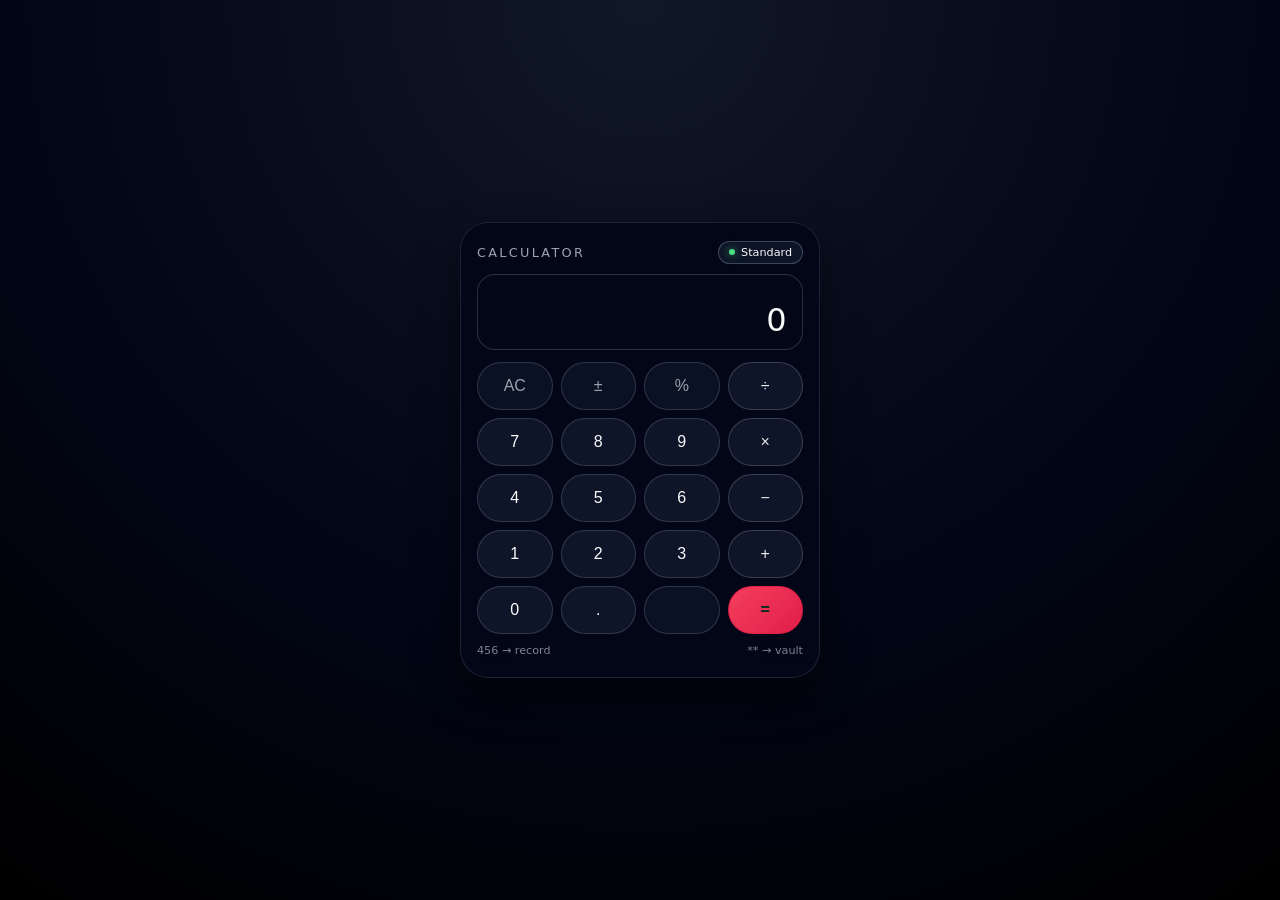
<file: voice/index.html>
<!doctype html>
<html lang="en">
  <head>
    <meta charset="utf-8" />
    <title>Voice Calculator</title>
    <meta name="viewport" content="width=device-width, initial-scale=1" />
    <link rel="stylesheet" href="../core/base.css" />
    <link rel="stylesheet" href="./voice.css" />
  </head>

  <body>
    <div class="calculator-shell voice-theme">
      <div class="calculator-header">
        <div class="calc-title">CALCULATOR</div>
        <div class="calc-mode-pill">
          <span class="calc-mode-dot"></span>
          <span>Standard</span>
        </div>
      </div>

      <div class="calc-display">
        <div class="calc-display-secondary" id="display-secondary"></div>
        <div class="calc-display-main" id="display-main">0</div>
      </div>

      <div class="calc-grid">
        <button class="calc-btn calc-btn-ghost" data-action="ac">AC</button>
        <button class="calc-btn calc-btn-ghost" data-action="sign">±</button>
        <button class="calc-btn calc-btn-ghost" data-action="percent">%</button>
        <button class="calc-btn calc-btn-operator" data-op="÷">÷</button>

        <button class="calc-btn" data-digit="7">7</button>
        <button class="calc-btn" data-digit="8">8</button>
        <button class="calc-btn" data-digit="9">9</button>
        <button class="calc-btn calc-btn-operator" data-op="×">×</button>

        <button class="calc-btn" data-digit="4">4</button>
        <button class="calc-btn" data-digit="5">5</button>
        <button class="calc-btn" data-digit="6">6</button>
        <button class="calc-btn calc-btn-operator" data-op="-">−</button>

        <button class="calc-btn" data-digit="1">1</button>
        <button class="calc-btn" data-digit="2">2</button>
        <button class="calc-btn" data-digit="3">3</button>
        <button class="calc-btn calc-btn-operator" data-op="+">+</button>

        <button class="calc-btn" data-digit="0">0</button>
        <button class="calc-btn" data-action="dot">.</button>
        <button class="calc-btn calc-btn-ghost" data-action="noop"></button>
        <button class="calc-btn calc-btn-accent" data-action="equals">=</button>
      </div>

      <div class="calc-footer">
        <span>456 → record</span>
        <span>** → vault</span>
      </div>

      <div class="secret-panel" id="voice-panel">
        <div class="secret-header">
          <div class="secret-title">VOICE VAULT</div>
          <button class="secret-close" id="voice-close">Close</button>
        </div>
        <div class="secret-body" id="voice-body"></div>
      </div>
    </div>

    <script type="module" src="./voice.js"></script>
  </body>
</html>
</file>
<file: core/base.css>
:root {
  --bg: #05060a;
  --panel: #10121a;
  --accent: #4ade80;
  --accent-soft: rgba(74, 222, 128, 0.12);
  --danger: #f97373;
  --text-main: #f9fafb;
  --text-soft: #9ca3af;
  --border-subtle: #1f2933;
  --radius-lg: 18px;
  --radius-md: 10px;
  --shadow-soft: 0 18px 40px rgba(0, 0, 0, 0.55);
  --font-main: system-ui, -apple-system, BlinkMacSystemFont, "SF Pro Text", sans-serif;
}

*,
*::before,
*::after {
  box-sizing: border-box;
}

body {
  margin: 0;
  min-height: 100vh;
  display: flex;
  align-items: center;
  justify-content: center;
  background: radial-gradient(circle at top, #111827 0, #020617 55%, #000 100%);
  font-family: var(--font-main);
  color: var(--text-main);
}

.calculator-shell {
  width: min(360px, 100vw - 32px);
  background: linear-gradient(145deg, #020617, #020617 40%, #020617 60%, #020617);
  border-radius: 28px;
  padding: 18px 16px 20px;
  box-shadow: var(--shadow-soft);
  border: 1px solid rgba(148, 163, 184, 0.18);
  position: relative;
  overflow: hidden;
}

.calculator-header {
  display: flex;
  align-items: center;
  justify-content: space-between;
  margin-bottom: 10px;
}

.calc-title {
  font-size: 0.8rem;
  letter-spacing: 0.18em;
  text-transform: uppercase;
  color: var(--text-soft);
}

.calc-mode-pill {
  font-size: 0.7rem;
  padding: 4px 10px;
  border-radius: 999px;
  background: rgba(15, 23, 42, 0.9);
  border: 1px solid rgba(148, 163, 184, 0.35);
  display: inline-flex;
  align-items: center;
  gap: 6px;
}

.calc-mode-dot {
  width: 6px;
  height: 6px;
  border-radius: 999px;
  background: var(--accent);
  box-shadow: 0 0 8px rgba(74, 222, 128, 0.7);
}

.calc-display {
  background: radial-gradient(circle at top left, #020617 0, #020617 40%, #020617 100%);
  border-radius: 18px;
  padding: 14px 14px 10px;
  border: 1px solid rgba(148, 163, 184, 0.25);
  margin-bottom: 12px;
  min-height: 70px;
  display: flex;
  flex-direction: column;
  justify-content: flex-end;
  overflow: hidden;
}

.calc-display-secondary {
  font-size: 0.7rem;
  color: var(--text-soft);
  min-height: 1.1em;
}

.calc-display-main {
  font-size: 2rem;
  text-align: right;
  letter-spacing: 0.04em;
}

.calc-grid {
  display: grid;
  grid-template-columns: repeat(4, minmax(0, 1fr));
  gap: 8px;
}

.calc-btn {
  border: none;
  border-radius: 999px;
  padding: 14px 0;
  font-size: 1rem;
  color: var(--text-main);
  background: rgba(15, 23, 42, 0.95);
  border: 1px solid rgba(148, 163, 184, 0.25);
  cursor: pointer;
  transition: transform 0.08s ease, box-shadow 0.08s ease, background 0.12s ease, border-color 0.12s ease;
}

.calc-btn:active {
  transform: translateY(1px) scale(0.99);
  box-shadow: 0 6px 18px rgba(0, 0, 0, 0.6);
}

.calc-btn-operator {
  background: rgba(15, 23, 42, 0.95);
  border-color: rgba(248, 250, 252, 0.18);
  color: #e5e7eb;
}

.calc-btn-accent {
  background: linear-gradient(135deg, #22c55e, #16a34a);
  border-color: rgba(34, 197, 94, 0.9);
  color: #022c22;
  font-weight: 600;
}

.calc-btn-ghost {
  background: rgba(15, 23, 42, 0.7);
  color: var(--text-soft);
}

.calc-footer {
  margin-top: 10px;
  display: flex;
  justify-content: space-between;
  font-size: 0.7rem;
  color: var(--text-soft);
  opacity: 0.8;
}

/* Secret panel */

.secret-panel {
  position: absolute;
  inset: 0;
  background: radial-gradient(circle at top, #020617 0, #020617 40%, #020617 100%);
  display: none;
  flex-direction: column;
  padding: 16px;
}

.secret-panel.active {
  display: flex;
}

.secret-header {
  display: flex;
  justify-content: space-between;
  align-items: center;
  margin-bottom: 10px;
}

.secret-title {
  font-size: 0.8rem;
  letter-spacing: 0.16em;
  text-transform: uppercase;
  color: var(--text-soft);
}

.secret-close {
  border: none;
  background: rgba(15, 23, 42, 0.9);
  border-radius: 999px;
  padding: 4px 10px;
  color: var(--text-soft);
  font-size: 0.7rem;
  cursor: pointer;
}

.secret-body {
  flex: 1;
  overflow: auto;
  border-radius: 14px;
  border: 1px solid rgba(148, 163, 184, 0.25);
  padding: 10px;
  background: rgba(15, 23, 42, 0.9);
}

/* Contacts list */

.contact-row {
  display: flex;
  justify-content: space-between;
  align-items: center;
  padding: 8px 6px;
  border-radius: 10px;
  border: 1px solid rgba(31, 41, 55, 0.9);
  background: rgba(15, 23, 42, 0.9);
  margin-bottom: 6px;
}

.contact-main {
  display: flex;
  flex-direction: column;
  gap: 2px;
}

.contact-name {
  font-size: 0.85rem;
}

.contact-number {
  font-size: 0.7rem;
  color: var(--text-soft);
}

.contact-actions {
  display: flex;
  gap: 6px;
}

.contact-actions button {
  border: none;
  border-radius: 999px;
  padding: 4px 8px;
  font-size: 0.7rem;
  cursor: pointer;
  background: rgba(15, 23, 42, 0.9);
  color: var(--text-soft);
  border: 1px solid rgba(148, 163, 184, 0.35);
}
</file>
<file: voice/voice.css>
.voice-theme .calc-btn-accent {
  background: linear-gradient(135deg, #f43f5e, #e11d48);
  border-color: rgba(225, 29, 72, 0.9);
}
</file>
